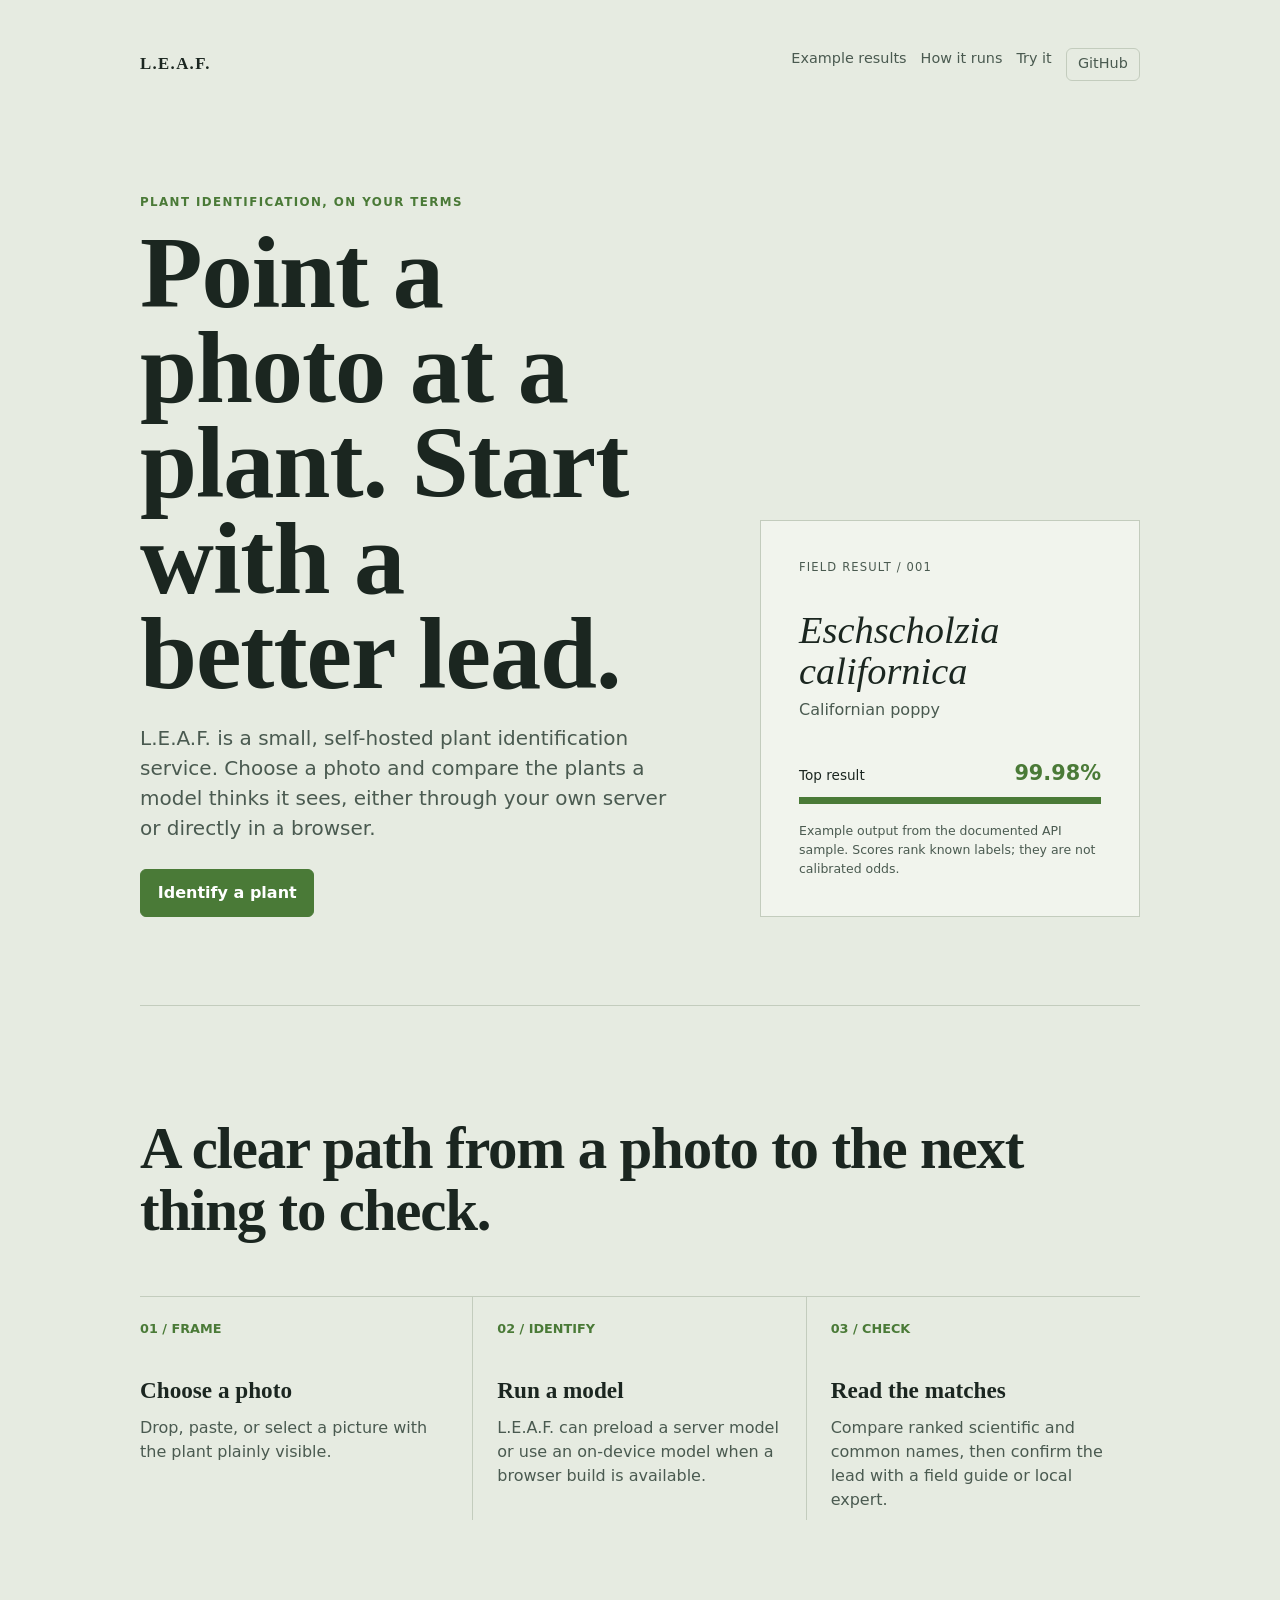
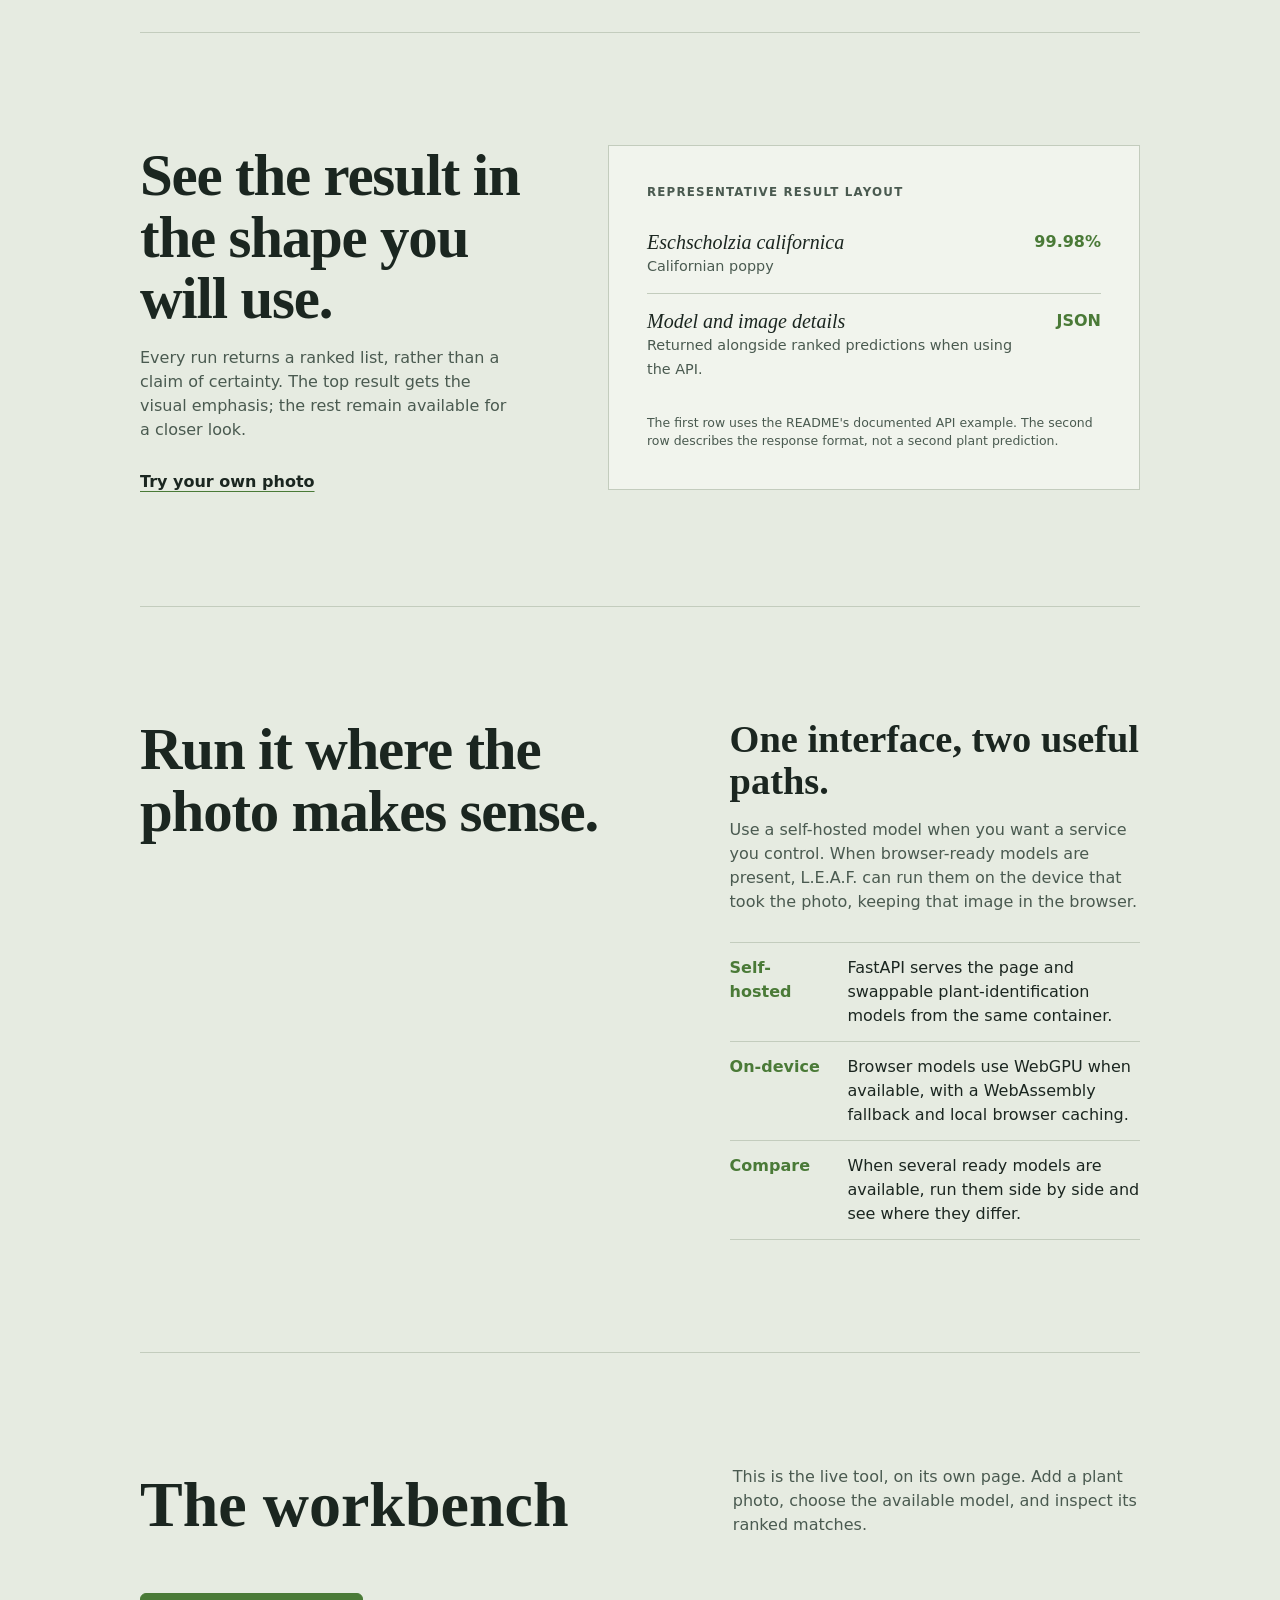
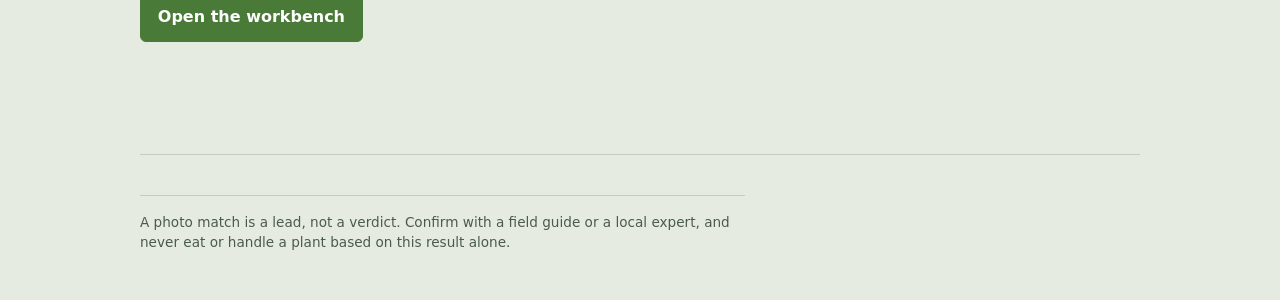
<file: app/static/index.html>
<!doctype html>
<html lang="en">
<head>
<meta charset="utf-8">
<meta name="viewport" content="width=device-width, initial-scale=1">
<title>L.E.A.F.: Lightweight Engine for Assessing Flora</title>
<link rel="icon" href="data:image/svg+xml,%3Csvg xmlns='http://www.w3.org/2000/svg' viewBox='0 0 100 100'%3E%3Ctext y='.9em' font-size='90'%3E%F0%9F%8C%BF%3C/text%3E%3C/svg%3E">
<link rel="stylesheet" href="site.css">
</head>
<body>
<div class="wrap">
 <header id="overview">
 <div class="site-nav" aria-label="Primary navigation">
 <a class="mark" href="#overview" aria-label="L.E.A.F. home">L.E.A.F.</a>
 <nav><a href="#examples">Example results</a><a href="#models">How it runs</a><a href="app.html">Try it</a><a class="gh" href="https://github.com/shuff57/LEAF" target="_blank" rel="noopener">GitHub</a></nav>
 </div>
 <section class="hero" aria-labelledby="hero-title">
 <div>
 <p class="eyebrow">Plant identification, on your terms</p>
 <h1 id="hero-title">Point a photo at a plant. Start with a better lead.</h1>
 <p class="hero-copy">L.E.A.F. is a small, self-hosted plant identification service. Choose a photo and compare the plants a model thinks it sees, either through your own server or directly in a browser.</p>
 <a class="hero-link" href="app.html">Identify a plant</a>
 </div>
 <aside class="hero-specimen" aria-label="Example Californian poppy result">
 <span class="specimen-name">Eschscholzia californica</span>
 <span class="specimen-common">Californian poppy</span>
 <div class="specimen-score"><span>Top result</span><b>99.98%</b></div>
 <div class="specimen-bar" aria-hidden="true"><span></span></div>
 <p class="specimen-note">Example output from the documented API sample. Scores rank known labels; they are not calibrated odds.</p>
 </aside>
 </section>
 </header>

 <section class="landing-section" aria-labelledby="how-title">
 <h2 class="section-heading" id="how-title">A clear path from a photo to the next thing to check.</h2>
 <div class="steps">
 <article class="step"><span class="step-number">01 / FRAME</span><h3>Choose a photo</h3><p>Drop, paste, or select a picture with the plant plainly visible.</p></article>
 <article class="step"><span class="step-number">02 / IDENTIFY</span><h3>Run a model</h3><p>L.E.A.F. can preload a server model or use an on-device model when a browser build is available.</p></article>
 <article class="step"><span class="step-number">03 / CHECK</span><h3>Read the matches</h3><p>Compare ranked scientific and common names, then confirm the lead with a field guide or local expert.</p></article>
 </div>
 </section>

 <section class="landing-section examples" id="examples" aria-labelledby="examples-title">
 <div>
 <h2 class="section-heading" id="examples-title">See the result in the shape you will use.</h2>
 <p class="examples-copy">Every run returns a ranked list, rather than a claim of certainty. The top result gets the visual emphasis; the rest remain available for a closer look.</p>
 <a class="example-link" href="app.html">Try your own photo</a>
 </div>
 <article class="example-sheet" aria-label="Static example prediction list">
 <p class="example-label">Representative result layout</p>
 <div class="example-prediction"><div><strong>Eschscholzia californica</strong><span>Californian poppy</span></div><b>99.98%</b></div>
 <div class="example-prediction"><div><strong>Model and image details</strong><span>Returned alongside ranked predictions when using the API.</span></div><b>JSON</b></div>
 <p class="specimen-note">The first row uses the README's documented API example. The second row describes the response format, not a second plant prediction.</p>
 </article>
 </section>

 <section class="landing-section" id="models" aria-labelledby="models-title">
 <div class="mode-grid">
 <div><h2 class="section-heading" id="models-title">Run it where the photo makes sense.</h2></div>
 <div>
 <h3>One interface, two useful paths.</h3>
 <p>Use a self-hosted model when you want a service you control. When browser-ready models are present, L.E.A.F. can run them on the device that took the photo, keeping that image in the browser.</p>
 <ul class="mode-list">
 <li><b>Self-hosted</b><span>FastAPI serves the page and swappable plant-identification models from the same container.</span></li>
 <li><b>On-device</b><span>Browser models use WebGPU when available, with a WebAssembly fallback and local browser caching.</span></li>
 <li><b>Compare</b><span>When several ready models are available, run them side by side and see where they differ.</span></li>
 </ul>
 </div>
 </div>
 </section>

 <section class="landing-section" aria-labelledby="workbench-title">
 <div class="workbench-heading">
 <h2 id="workbench-title">The workbench</h2>
 <p>This is the live tool, on its own page. Add a plant photo, choose the available model, and inspect its ranked matches.</p>
 </div>
 <a class="hero-link" href="app.html">Open the workbench</a>
 </section>

 <footer>
 <p>A photo match is a lead, not a verdict. Confirm with a field guide or a local expert, and never eat or handle a plant based on this result alone.</p>
 </footer>
</div>
</body>
</html>
</file>
<file: app/static/site.css>
:root {
    color-scheme: light dark;
    --ground: #e6ebe1;
    --paper: #f1f4ed;
    --ink: #1b2620;
    --ink-soft: #4a5a50;
    --line: #c3ccbd;
    --moss: #4a7a37;
    --on-moss: #ffffff;
    --warn: #9a3b2b;
    --serif: "Iowan Old Style", "Palatino Linotype", Palatino, "Book Antiqua", Georgia, serif;
    --sans: system-ui, -apple-system, "Segoe UI", Roboto, "Helvetica Neue", sans-serif;
  }
  @media (prefers-color-scheme: dark) {
    :root {
      --ground: #141c17;
      --paper: #1a251e;
      --ink: #e3e9de;
      --ink-soft: #9dad9f;
      --line: #2d3c32;
      --moss: #8ab96a;
      --on-moss: #14200f;
      --warn: #e39383;
    }
  }
  * { box-sizing: border-box; }
  body {
    margin: 0;
    background: var(--ground);
    color: var(--ink);
    font: 16px/1.5 var(--sans);
  }
 .wrap { max-width: 1080px; margin: 0 auto; padding: clamp(16px, 4vw, 40px); }
 .masthead { margin-bottom: 18px; }
 .site-nav { display: flex; justify-content: space-between; align-items: center; gap: 20px; padding: 8px 0 24px; font-size: 0.9rem; }
 .site-nav .mark { color: var(--ink); font: 600 1.05rem/1 var(--serif); letter-spacing: 0.08em; text-decoration: none; }
 .site-nav nav { display: flex; flex-wrap: wrap; justify-content: flex-end; gap: 14px; }
 .site-nav a { color: var(--ink-soft); text-decoration: none; }
 .site-nav a:hover, .site-nav a:focus-visible { color: var(--moss); text-decoration: underline; text-underline-offset: 3px; }
 .site-nav a:focus-visible, .hero-link:focus-visible, .example-link:focus-visible { outline: 2px solid var(--moss); outline-offset: 3px; }
 .site-nav a.gh { padding: 0.28rem 0.7rem; border: 1px solid var(--line); border-radius: 6px; }
 .site-nav a.gh:hover { border-color: var(--moss); text-decoration: none; }
 .hero { display: grid; grid-template-columns: minmax(0, 7fr) minmax(260px, 5fr); gap: clamp(28px, 7vw, 88px); align-items: end; min-height: min(560px, calc(100dvh - 88px)); padding: clamp(28px, 7vw, 92px) 0 clamp(44px, 7vw, 88px); border-bottom: 1px solid var(--line); }
 .eyebrow { margin: 0 0 13px; color: var(--moss); font-size: 0.74rem; font-weight: 700; letter-spacing: 0.12em; text-transform: uppercase; }
 .hero h1 { max-width: 10ch; font-size: clamp(3.2rem, 8vw, 6.8rem); line-height: 0.93; }
 .hero-copy { max-width: 44ch; margin: 22px 0 0; color: var(--ink-soft); font-size: clamp(1.05rem, 1.7vw, 1.25rem); }
 .hero-link { display: inline-flex; margin-top: 26px; padding: 0.7rem 1.05rem; border: 1px solid var(--moss); border-radius: 6px; background: var(--moss); color: var(--on-moss); font-weight: 600; text-decoration: none; }
 .hero-link:hover { filter: brightness(0.94); }
 .hero-link:active { transform: translateY(1px); }
 .hero-specimen { padding: clamp(22px, 4vw, 38px); border: 1px solid var(--line); background: var(--paper); }
 .hero-specimen::before { content: "FIELD RESULT / 001"; display: block; margin-bottom: 34px; color: var(--ink-soft); font-size: 0.72rem; letter-spacing: 0.1em; }
 .specimen-name { display: block; font: italic clamp(1.7rem, 3vw, 2.4rem)/1.05 var(--serif); }
 .specimen-common { display: block; margin-top: 7px; color: var(--ink-soft); }
 .specimen-score { display: flex; justify-content: space-between; align-items: baseline; gap: 12px; margin-top: 36px; font-size: 0.85rem; }
 .specimen-score b { color: var(--moss); font-size: 1.3rem; }
 .specimen-bar { height: 7px; margin-top: 8px; background: var(--line); }
 .specimen-bar span { display: block; width: 99.98%; height: 100%; background: var(--moss); }
 .specimen-note { margin: 18px 0 0; color: var(--ink-soft); font-size: 0.78rem; }
 .landing-section { padding: clamp(56px, 10vw, 112px) 0; border-bottom: 1px solid var(--line); }
 .section-heading { max-width: 32ch; margin: 0 0 clamp(28px, 5vw, 54px); font: 600 clamp(2rem, 4.6vw, 3.8rem)/1.05 var(--serif); letter-spacing: -0.02em; }
 .steps { display: grid; grid-template-columns: repeat(3, 1fr); border-top: 1px solid var(--line); }
 .step { padding: 22px 24px 8px 0; border-right: 1px solid var(--line); }
 .step + .step { padding-left: 24px; }
 .step:last-child { border-right: 0; }
 .step-number { display: block; margin-bottom: 40px; color: var(--moss); font-size: 0.8rem; font-weight: 700; }
 .step h3 { margin: 0; font: 600 1.45rem/1.1 var(--serif); }
 .step p { max-width: 29ch; margin: 12px 0 0; color: var(--ink-soft); }
 .examples { display: grid; grid-template-columns: minmax(0, 5fr) minmax(0, 7fr); gap: clamp(28px, 7vw, 88px); align-items: start; }
 .examples .section-heading { margin-bottom: 16px; }
 .examples-copy { max-width: 40ch; margin: 0; color: var(--ink-soft); }
 .example-sheet { padding: clamp(22px, 4vw, 38px); border: 1px solid var(--line); background: var(--paper); }
 .example-label { margin: 0 0 28px; color: var(--ink-soft); font-size: 0.74rem; font-weight: 700; letter-spacing: 0.1em; text-transform: uppercase; }
 .example-prediction { display: grid; grid-template-columns: 1fr auto; gap: 18px; padding: 15px 0; border-top: 1px solid var(--line); }
 .example-prediction:first-of-type { border-top: 0; padding-top: 0; }
 .example-prediction strong { display: block; font: italic 1.25rem/1.2 var(--serif); }
 .example-prediction span { color: var(--ink-soft); font-size: 0.9rem; }
 .example-prediction b { color: var(--moss); font-variant-numeric: tabular-nums; }
 .example-link { display: inline-block; margin-top: 28px; color: var(--ink); font-weight: 600; text-decoration-color: var(--moss); text-underline-offset: 4px; }
 .mode-grid { display: grid; grid-template-columns: 1.1fr 0.9fr; gap: clamp(28px, 7vw, 88px); }
 .mode-grid h3 { margin: 0; font: 600 clamp(1.6rem, 3vw, 2.4rem)/1.08 var(--serif); }
 .mode-grid p { max-width: 48ch; color: var(--ink-soft); }
 .mode-list { list-style: none; margin: 28px 0 0; padding: 0; border-top: 1px solid var(--line); }
 .mode-list li { display: grid; grid-template-columns: 10ch 1fr; gap: 16px; padding: 13px 0; border-bottom: 1px solid var(--line); }
 .mode-list b { color: var(--moss); }
 .workbench-heading { display: flex; justify-content: space-between; gap: 20px; align-items: end; margin: 0 0 30px; }
 .workbench-heading h2 { margin: 0; font: 600 clamp(2.1rem, 5vw, 4rem)/1 var(--serif); }
 .workbench-heading p { max-width: 40ch; margin: 0; color: var(--ink-soft); }
  h1 {
    margin: 0;
    font: 600 clamp(1.9rem, 4vw, 2.6rem)/1.1 var(--serif);
    letter-spacing: -0.01em;
  }
  .lede { margin: 4px 0 0; color: var(--ink-soft); }
  /* Model loading bar. The server can't say how far a load has got, so the fill is paced by time:
     about 70% at 7.5 s and 80% at 10 s (BioCLIP 2.5 usually loads in 7-10 s on the CPU), then slowing
     toward 90%. It fills the rest when the model is ready, and keeps its space as it fades. */
  .load { height: 4px; margin: 14px 0 6px; overflow: hidden; border-radius: 2px; background: var(--line); opacity: 0; transition: opacity 0.6s 0.3s; }
  .load span { display: block; width: 0; height: 100%; border-radius: inherit; background: var(--moss); }
  .load[data-state="loading"], .load[data-state="progress"], .load[data-state="error"] { opacity: 1; transition: none; }
  .load[data-state="loading"] span { width: 90%; transition: width 20s cubic-bezier(0.1, 0.5, 0.3, 1); }
  .load[data-state="done"] span, .load[data-state="error"] span { width: 100%; transition: width 0.3s ease-out; }
  .load[data-state="error"] span { background: var(--warn); }
  .status { min-height: 1.5em; margin: 0; color: var(--ink-soft); font-size: 0.9rem; }
  .load[data-state="error"] + .status { color: var(--warn); }

  .bench {
    display: grid;
    grid-template-columns: minmax(0, 5fr) minmax(0, 6fr);
    gap: clamp(20px, 4vw, 48px);
    align-items: start;
  }
  @media (max-width: 820px) { .bench { grid-template-columns: 1fr; } }

  /* Viewfinder: corner marks drawn with gradients so the frame reads as a crop guide */
  .frame {
    --c: var(--ink);
    --len: 24px;
    --w: 2px;
    position: relative;
    container-type: size;  /* the photo sizes itself to this box with cqw/cqh */
    display: grid;
    place-items: center;
    aspect-ratio: 4 / 3;
    padding: 16px;
    background-color: var(--paper);
    background-image:
      linear-gradient(var(--c), var(--c)), linear-gradient(var(--c), var(--c)),
      linear-gradient(var(--c), var(--c)), linear-gradient(var(--c), var(--c)),
      linear-gradient(var(--c), var(--c)), linear-gradient(var(--c), var(--c)),
      linear-gradient(var(--c), var(--c)), linear-gradient(var(--c), var(--c));
    background-position:
      left top, left top, right top, right top,
      left bottom, left bottom, right bottom, right bottom;
    background-size:
      var(--len) var(--w), var(--w) var(--len), var(--len) var(--w), var(--w) var(--len),
      var(--len) var(--w), var(--w) var(--len), var(--len) var(--w), var(--w) var(--len);
    background-repeat: no-repeat;
    cursor: pointer;
  }
  .frame.dragging { --c: var(--moss); --w: 4px; }
  .frame:focus-visible { outline: 2px solid var(--moss); outline-offset: 4px; }
  .frame .prompt { max-width: 26ch; margin: 0; text-align: center; color: var(--ink-soft); }
  .models[hidden], .frame[hidden], .prompt[hidden], .shot[hidden], .options label[hidden] { display: none; }

  /* The photo, and a scan that sweeps over it while it is being identified */
  .shot { --scan: 138 185 106; position: relative; overflow: hidden; }
  .shot img { display: block; max-width: 100cqw; max-height: 100cqh; }
  .shot::before, .shot::after { content: ""; position: absolute; inset: 0; opacity: 0; pointer-events: none; transition: opacity 0.3s; }
  .shot::before {
    background:
      repeating-linear-gradient(90deg, rgb(var(--scan) / 0.3) 0 1px, transparent 1px 28px),
      repeating-linear-gradient(rgb(var(--scan) / 0.3) 0 1px, transparent 1px 28px),
      rgb(0 0 0 / 0.2);
  }
  .shot::after {
    bottom: auto;
    height: 30%;
    background: linear-gradient(transparent, rgb(var(--scan) / 0.5) 42%, rgb(235 255 220) 49% 51%, rgb(var(--scan) / 0.5) 58%, transparent);
  }
  .frame.scanning { --c: var(--moss); cursor: progress; }
  .scanning .shot::before, .scanning .shot::after { opacity: 1; }
  .scanning .shot::after { animation: sweep 1.6s ease-in-out infinite alternate; }
  @keyframes sweep { from { transform: translateY(-50%); } to { transform: translateY(283%); } }

  /* The photo buttons and Identify share one row in equal columns: two on a computer, three on a touch
     screen, where the text shrinks a little on narrow phones so that "Choose photo" stays on one line. */
  .pick { display: grid; grid-auto-flow: column; grid-auto-columns: minmax(0, 1fr); gap: 8px; margin-top: 16px; }
  .pick .btn { padding-inline: 0.5rem; }
  @media (pointer: coarse) { .pick .btn { padding-inline: 0.25rem; font-size: min(1rem, 3.9vw); } }
  .btn {
    font: inherit;
    padding: 0.6rem 1.1rem;
    border: 1px solid var(--ink);
    border-radius: 6px;
    background: transparent;
    color: var(--ink);
    cursor: pointer;
  }
  .btn:focus-visible { outline: 2px solid var(--moss); outline-offset: 2px; }
  .btn:disabled { opacity: 0.5; cursor: not-allowed; }
  .btn.primary { background: var(--moss); border-color: var(--moss); color: var(--on-moss); font-weight: 600; }
  .touch-only { display: none; }
  @media (pointer: coarse) { .touch-only { display: inline-block; } }
  input[type="file"] { display: none; }

  /* The model menu, and the options under it, above the photo */
  .models { display: grid; gap: 6px; margin-bottom: 12px; }
  .models > label { font-weight: 600; }
  #model { width: 100%; padding: 0.5rem 0.6rem; }
  .desc { margin: 0; color: var(--ink-soft); font-size: 0.9rem; }
  .desc:empty { display: none; }
  /* Which model fits which device, under the menu; the chosen model's row is marked */
  .fit { width: 100%; border-collapse: collapse; font-size: 0.85rem; color: var(--ink-soft); }
  .fit th, .fit td { padding: 5px 8px; text-align: left; vertical-align: top; }
  .fit th { font-weight: 600; }
  .fit td { border-top: 1px solid var(--line); text-wrap: pretty; }
  .fit b { display: block; font-weight: 600; color: var(--ink); }
  .fit th:nth-child(n+2), .fit td:nth-child(n+2) { text-align: right; white-space: nowrap; }
  .fit tr[aria-current] td { background: var(--paper); color: var(--ink); }
  .fit tr[aria-current] td:first-child { box-shadow: inset 3px 0 var(--moss); }
  .options { display: flex; flex-wrap: wrap; gap: 8px 24px; align-items: center; margin: 0 0 16px; }
  .options label { display: inline-flex; gap: 8px; align-items: center; }
  .options input[type="checkbox"] { accent-color: var(--moss); }
  select { font: inherit; padding: 0.25rem 0.4rem; color: var(--ink); background: var(--paper); border: 1px solid var(--line); border-radius: 4px; }

  .results { min-height: 12rem; }
  .empty { margin: 0; max-width: 34ch; color: var(--ink-soft); }
  .run { padding-bottom: 24px; margin-bottom: 24px; border-bottom: 1px solid var(--line); }
  .run:last-child { border-bottom: 0; margin-bottom: 0; }
  .run h2 { margin: 0 0 4px; font-size: 1rem; }
  .meta { margin: 2px 0 12px; color: var(--ink-soft); font-size: 0.9rem; }
  .matches { list-style: none; margin: 0; padding: 0; }
  .match { padding: 9px 0; }
  .match .row { display: flex; justify-content: space-between; align-items: baseline; gap: 16px; }
  .match .sci { font: italic 1.05rem/1.3 var(--serif); overflow-wrap: anywhere; }
  .match.first .sci { font-size: 1.6rem; line-height: 1.2; }
  .match .common { display: block; margin-top: 2px; font-size: 0.9rem; color: var(--ink-soft); }
  .match.first .common { font-size: 1.05rem; color: var(--ink); }
  .match .pct { font-variant-numeric: tabular-nums; color: var(--ink-soft); white-space: nowrap; }
  .bar { height: 4px; margin-top: 6px; background: var(--line); border-radius: 2px; overflow: hidden; }
  .match.first .bar { height: 6px; }
  .bar span { display: block; width: 0; height: 100%; background: var(--moss); transition: width 0.5s ease; }
  .match a { font-size: 0.85rem; color: var(--ink-soft); }
  .error { border-left: 3px solid var(--warn); padding: 2px 0 2px 12px; }
  .error p { margin: 0; }
  .note { margin: 20px 0 0; font-size: 0.85rem; color: var(--ink-soft); max-width: 60ch; }
  footer { margin-top: 40px; padding-top: 16px; border-top: 1px solid var(--line); font-size: 0.85rem; color: var(--ink-soft); max-width: 70ch; }
  footer p { margin: 0 0 8px; }
  footer a { color: inherit; }

 @media (prefers-reduced-motion: reduce) {
    .bar span { transition: none; }
    .scanning .shot::after { opacity: 0; animation: none; }
 }
 @media (max-width: 720px) {
 .site-nav { align-items: flex-start; }
 .site-nav nav { justify-content: flex-start; }
 .hero, .examples, .mode-grid { grid-template-columns: 1fr; }
 .hero { min-height: auto; padding-top: 36px; }
 .hero h1 { max-width: 11ch; }
 .steps { grid-template-columns: 1fr; }
 .step, .step + .step { padding: 22px 0; border-right: 0; border-bottom: 1px solid var(--line); }
 .step:last-child { border-bottom: 0; }
 .step-number { margin-bottom: 16px; }
 .mode-list li { grid-template-columns: 1fr; gap: 2px; }
 .workbench-heading { display: block; }
 .workbench-heading p { margin-top: 14px; }
 }
</file>
